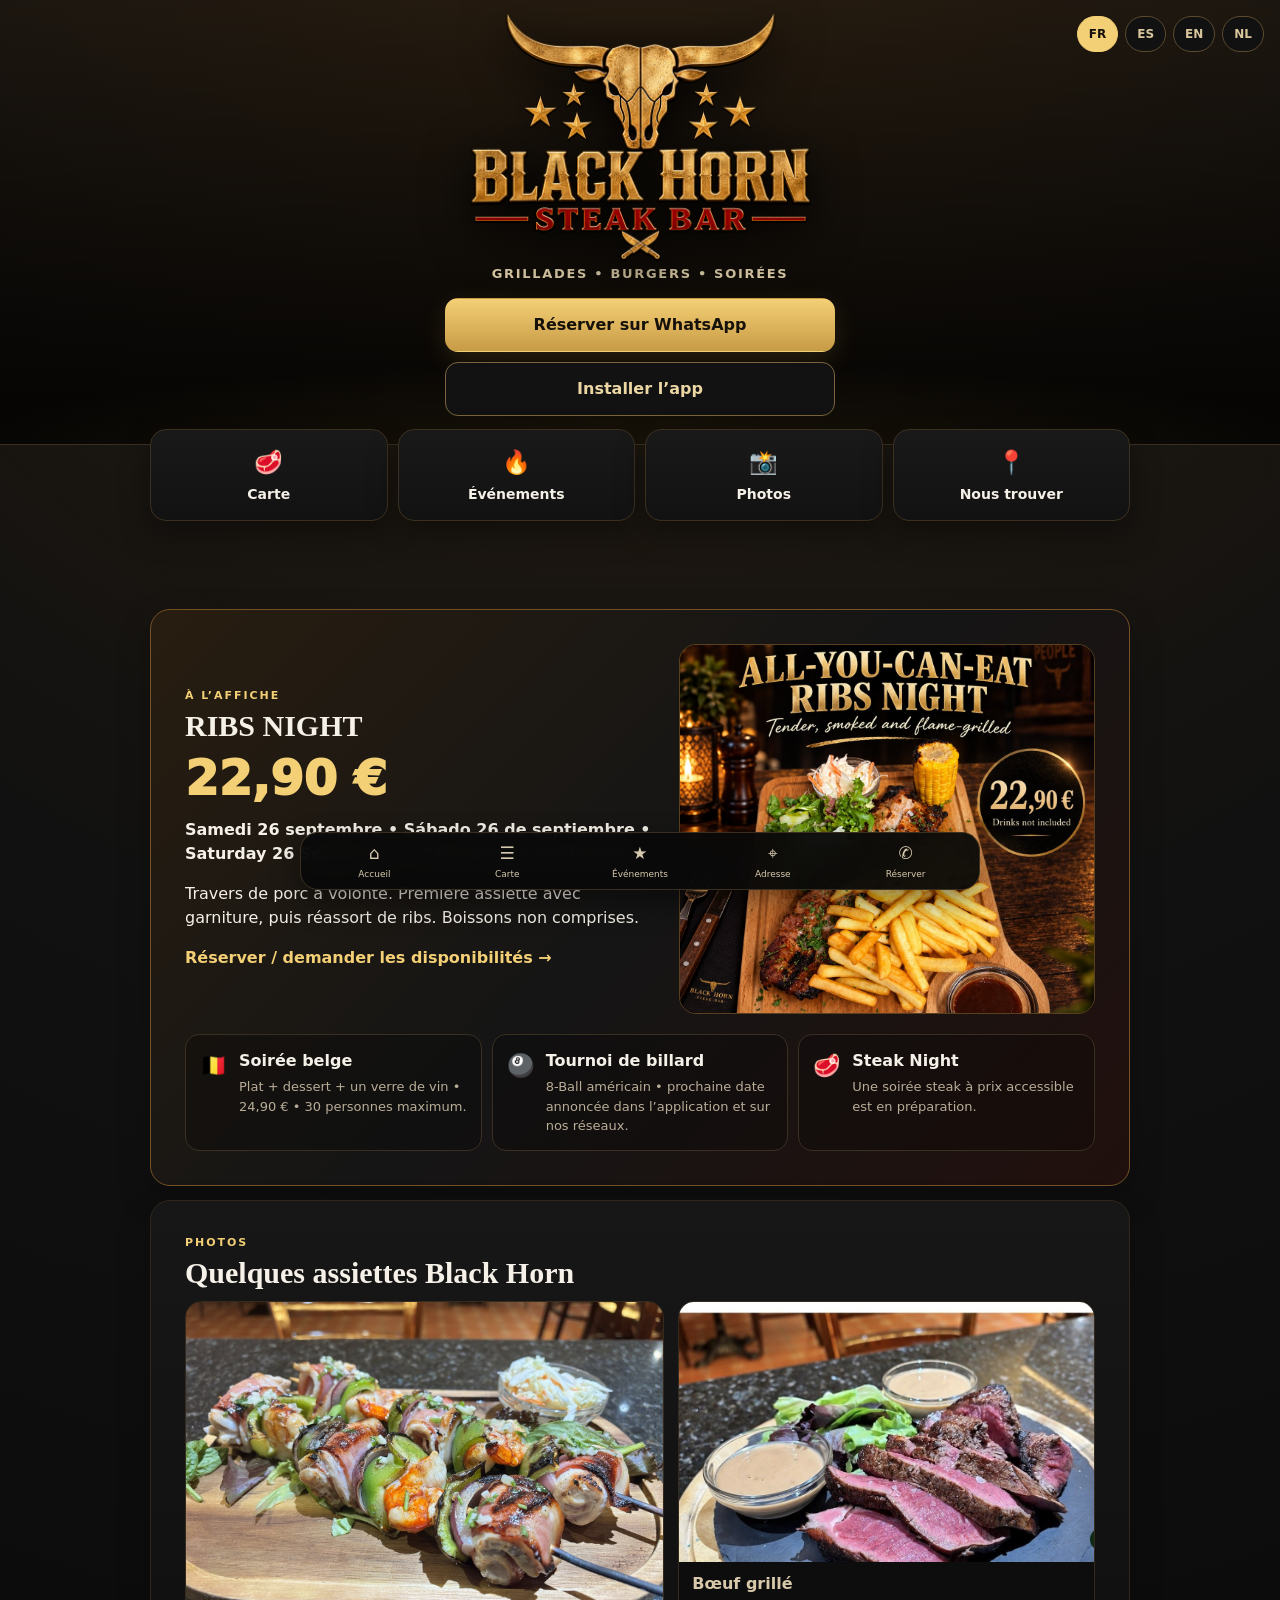
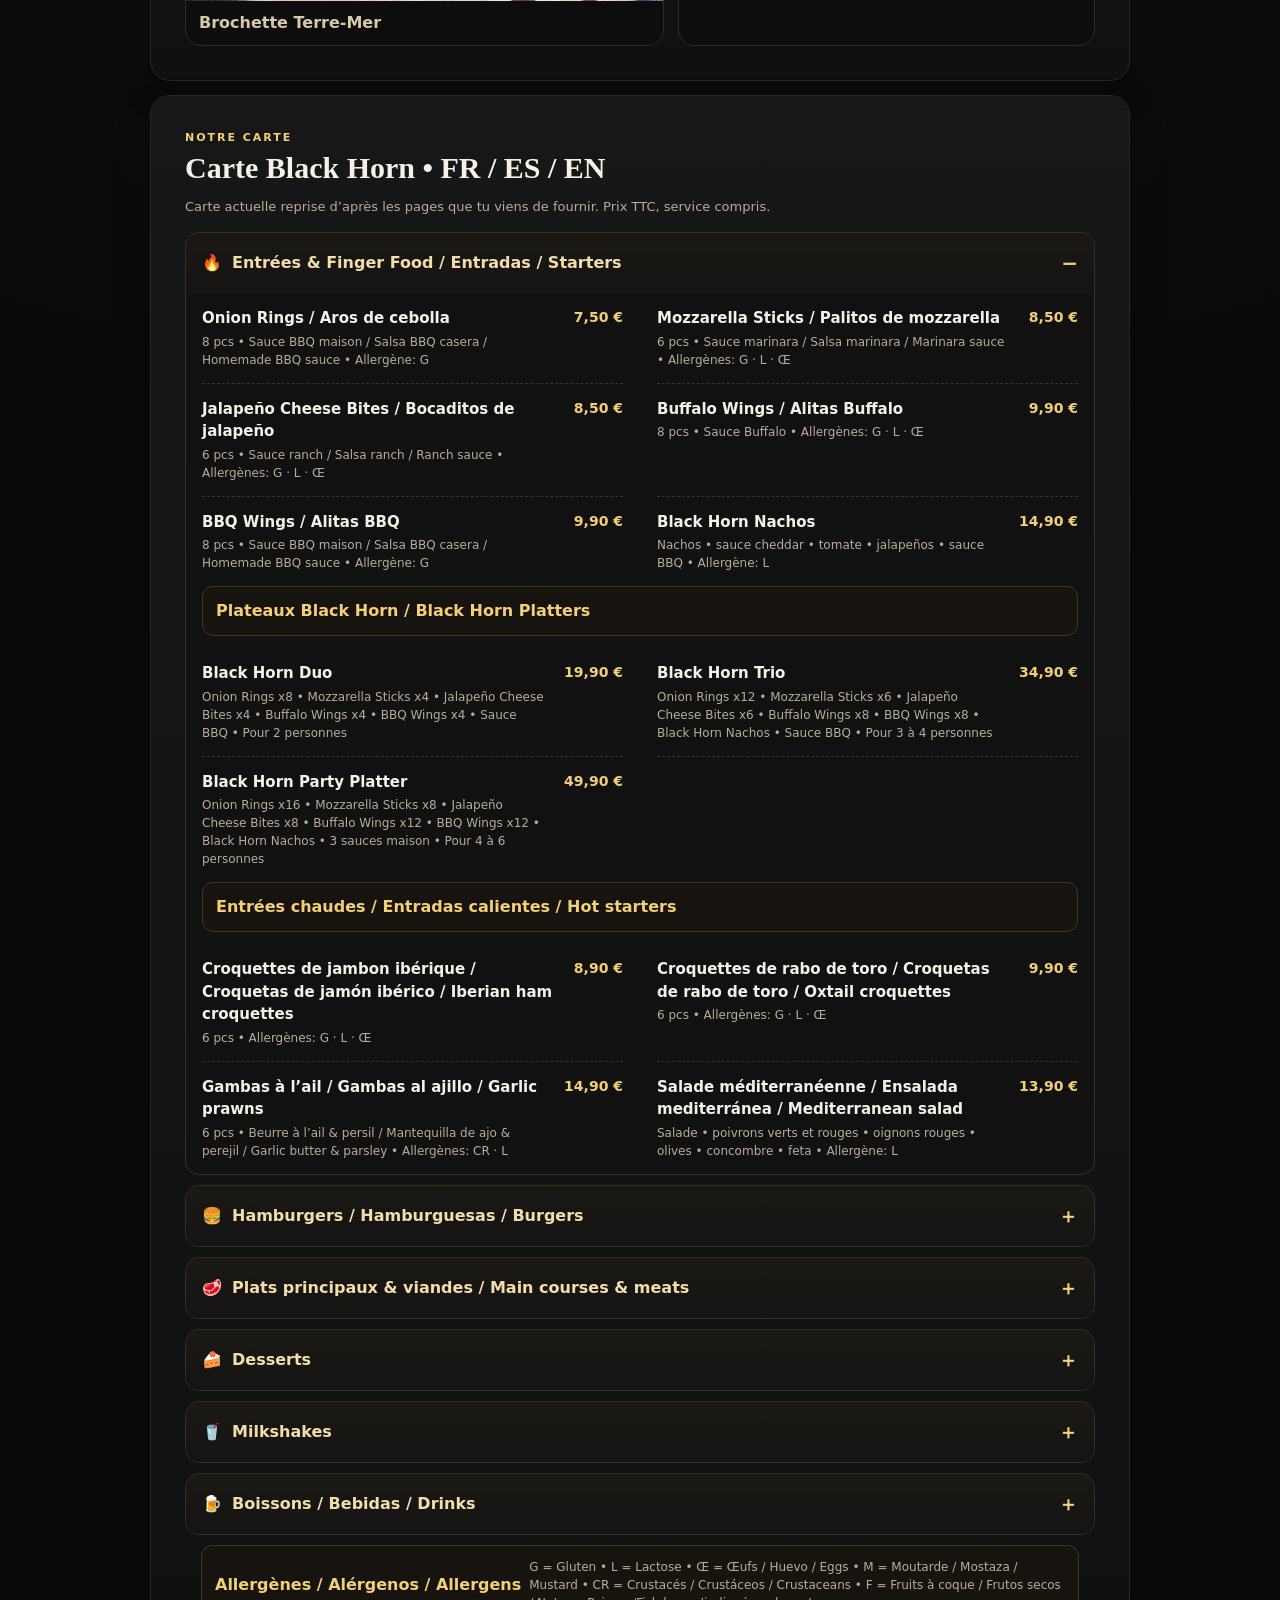
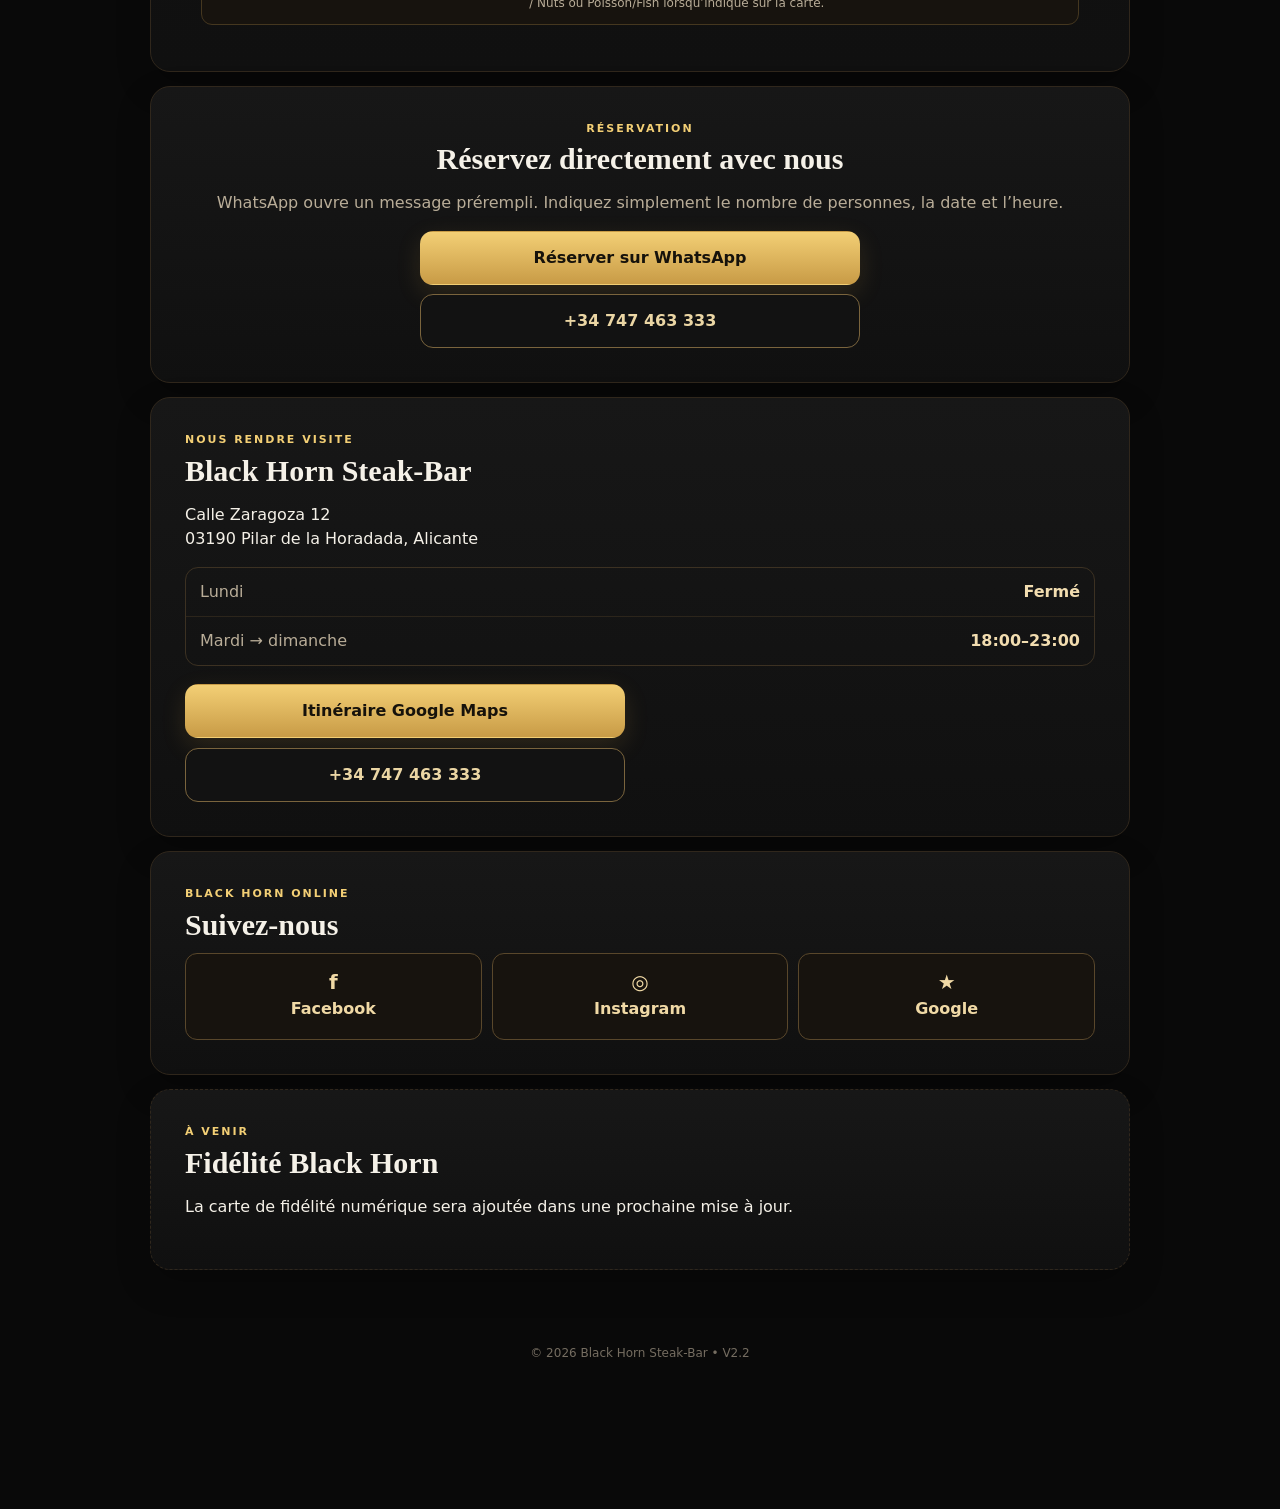
<file: index.html>
<!doctype html>
<html lang="fr">
<head>
  <meta charset="utf-8">
  <meta name="viewport" content="width=device-width,initial-scale=1,viewport-fit=cover">
  <meta name="theme-color" content="#111111">
  <meta name="apple-mobile-web-app-capable" content="yes">
  <meta name="apple-mobile-web-app-status-bar-style" content="black-translucent">
  <meta name="apple-mobile-web-app-title" content="Black Horn">
  <meta name="description" content="Black Horn Steak-Bar — carte, événements, réservation et itinéraire à Pilar de la Horadada.">
  <title>Black Horn Steak-Bar</title>
  <link rel="manifest" href="manifest-v22.webmanifest">
  <link rel="apple-touch-icon" href="icon-192-v22.png">
  <link rel="icon" href="icon-192-v22.png">
  <link rel="stylesheet" href="styles-v22.css">
</head>
<body>
  <header class="hero" id="home">
    <div class="topbar" aria-label="Langue">
      <button class="lang active" data-lang="fr">FR</button>
      <button class="lang" data-lang="es">ES</button>
      <button class="lang" data-lang="en">EN</button>
          <button class="lang" data-lang="nl">NL</button>
    </div>

    <img class="logo" src="black-horn-logo-v22.png" alt="Black Horn Steak-Bar">
    <p class="tagline" data-i18n="tagline">Grillades • Burgers • Soirées</p>

    <div class="hero-actions">
      <a class="btn btn-gold js-book" href="#" target="_blank" rel="noopener" data-i18n="book">Réserver sur WhatsApp</a>
      <button class="btn btn-outline" id="installBtn" data-i18n="install">Installer l’app</button>
    </div>
    <p class="install-hint" id="installedHint" hidden data-i18n="installed">Application installée sur cet appareil</p>
  </header>

  <main>
    <section class="quick-grid" aria-label="Accès rapides">
      <a class="quick-card" href="#menu"><span>🥩</span><strong data-i18n="menu">Carte</strong></a>
      <a class="quick-card" href="#events"><span>🔥</span><strong data-i18n="events">Événements</strong></a>
      <a class="quick-card" href="#photos"><span>📸</span><strong data-i18n="photos">Photos</strong></a>
      <a class="quick-card" href="#visit"><span>📍</span><strong data-i18n="find">Nous trouver</strong></a>
    </section>

    <section class="panel highlight" id="events">
      <div class="event-feature">
        <div class="event-copy">
          <p class="eyebrow" data-i18n="featured">À l’affiche</p>
          <h2>RIBS NIGHT</h2>
          <p class="big-price">22,90 €</p>
          <p class="event-date"><strong>Samedi 26 septembre • Sábado 26 de septiembre • Saturday 26 September • Zaterdag 26 september</strong></p>
          <p data-i18n="ribsText">Travers de porc à volonté. Première assiette avec garniture, puis réassort de ribs. Boissons non comprises.</p>
          <a class="text-link js-ribs" href="#" target="_blank" rel="noopener" data-i18n="ask">Réserver / demander les disponibilités →</a>
        </div>
        <img src="ribs-night-v22.jpg" alt="Visuel promotionnel Ribs Night Black Horn" loading="lazy">
      </div>

      <div class="event-grid">
        <article class="event-card">
          <span class="event-icon">🇧🇪</span>
          <div>
            <h3 data-i18n="belgianNight">Soirée belge</h3>
            <p data-i18n="belgianDesc">Plat + dessert + un verre de vin • 24,90 € • 30 personnes maximum.</p>
          </div>
        </article>
        <article class="event-card">
          <span class="event-icon">🎱</span>
          <div>
            <h3 data-i18n="poolNight">Tournoi de billard</h3>
            <p data-i18n="poolDesc">8-Ball américain • prochaine date annoncée dans l’application et sur nos réseaux.</p>
          </div>
        </article>
        <article class="event-card">
          <span class="event-icon">🥩</span>
          <div>
            <h3>Steak Night</h3>
            <p data-i18n="steakDesc">Une soirée steak à prix accessible est en préparation.</p>
          </div>
        </article>
      </div>
    </section>

    <section class="panel" id="photos">
      <p class="eyebrow" data-i18n="photos">Photos</p>
      <h2 data-i18n="photoTitle">Quelques assiettes Black Horn</h2>
      <div class="photo-strip">
        <figure>
          <img src="photo-brochette-v22.jpg" alt="Brochette Terre-Mer Black Horn" loading="lazy">
          <figcaption data-i18n="photoSkewer">Brochette Terre-Mer</figcaption>
        </figure>
        <figure>
          <img src="photo-steak-v22.jpg" alt="Bœuf grillé Black Horn" loading="lazy">
          <figcaption data-i18n="photoSteak">Bœuf grillé</figcaption>
        </figure>
      </div>
    </section>

    <section class="panel" id="menu">
      <p class="eyebrow" data-i18n="ourMenu">Notre carte</p>
      <h2>Carte Black Horn • FR / ES / EN</h2>
      <p class="menu-intro">Carte actuelle reprise d’après les pages que tu viens de fournir. Prix TTC, service compris.</p>

      <details class="menu-category" open>
        <summary><span>🔥</span><strong>Entrées & Finger Food / Entradas / Starters</strong></summary>
        <div class="menu-list">
          <article><div><h3>Onion Rings / Aros de cebolla</h3><p>8 pcs • Sauce BBQ maison / Salsa BBQ casera / Homemade BBQ sauce • Allergène: G</p></div><strong>7,50 €</strong></article>
          <article><div><h3>Mozzarella Sticks / Palitos de mozzarella</h3><p>6 pcs • Sauce marinara / Salsa marinara / Marinara sauce • Allergènes: G · L · Œ</p></div><strong>8,50 €</strong></article>
          <article><div><h3>Jalapeño Cheese Bites / Bocaditos de jalapeño</h3><p>6 pcs • Sauce ranch / Salsa ranch / Ranch sauce • Allergènes: G · L · Œ</p></div><strong>8,50 €</strong></article>
          <article><div><h3>Buffalo Wings / Alitas Buffalo</h3><p>8 pcs • Sauce Buffalo • Allergènes: G · L · Œ</p></div><strong>9,90 €</strong></article>
          <article><div><h3>BBQ Wings / Alitas BBQ</h3><p>8 pcs • Sauce BBQ maison / Salsa BBQ casera / Homemade BBQ sauce • Allergène: G</p></div><strong>9,90 €</strong></article>
          <article><div><h3>Black Horn Nachos</h3><p>Nachos • sauce cheddar • tomate • jalapeños • sauce BBQ • Allergène: L</p></div><strong>14,90 €</strong></article>
        </div>

        <div class="extras-box"><strong>Plateaux Black Horn / Black Horn Platters</strong></div>
        <div class="menu-list">
          <article><div><h3>Black Horn Duo</h3><p>Onion Rings x8 • Mozzarella Sticks x4 • Jalapeño Cheese Bites x4 • Buffalo Wings x4 • BBQ Wings x4 • Sauce BBQ • Pour 2 personnes</p></div><strong>19,90 €</strong></article>
          <article><div><h3>Black Horn Trio</h3><p>Onion Rings x12 • Mozzarella Sticks x6 • Jalapeño Cheese Bites x6 • Buffalo Wings x8 • BBQ Wings x8 • Black Horn Nachos • Sauce BBQ • Pour 3 à 4 personnes</p></div><strong>34,90 €</strong></article>
          <article><div><h3>Black Horn Party Platter</h3><p>Onion Rings x16 • Mozzarella Sticks x8 • Jalapeño Cheese Bites x8 • Buffalo Wings x12 • BBQ Wings x12 • Black Horn Nachos • 3 sauces maison • Pour 4 à 6 personnes</p></div><strong>49,90 €</strong></article>
        </div>

        <div class="extras-box"><strong>Entrées chaudes / Entradas calientes / Hot starters</strong></div>
        <div class="menu-list">
          <article><div><h3>Croquettes de jambon ibérique / Croquetas de jamón ibérico / Iberian ham croquettes</h3><p>6 pcs • Allergènes: G · L · Œ</p></div><strong>8,90 €</strong></article>
          <article><div><h3>Croquettes de rabo de toro / Croquetas de rabo de toro / Oxtail croquettes</h3><p>6 pcs • Allergènes: G · L · Œ</p></div><strong>9,90 €</strong></article>
          <article><div><h3>Gambas à l’ail / Gambas al ajillo / Garlic prawns</h3><p>6 pcs • Beurre à l’ail & persil / Mantequilla de ajo & perejil / Garlic butter & parsley • Allergènes: CR · L</p></div><strong>14,90 €</strong></article>
          <article><div><h3>Salade méditerranéenne / Ensalada mediterránea / Mediterranean salad</h3><p>Salade • poivrons verts et rouges • oignons rouges • olives • concombre • feta • Allergène: L</p></div><strong>13,90 €</strong></article>
        </div>
      </details>

      <details class="menu-category">
        <summary><span>🍔</span><strong>Hamburgers / Hamburguesas / Burgers</strong></summary>
        <div class="extras-box"><strong>Tous nos hamburgers sont servis avec des frites.</strong><span>Todas nuestras hamburguesas se sirven con patatas fritas. / All our burgers are served with French fries.</span></div>
        <div class="menu-list">
          <article><div><h3>Bacon Cheeseburger</h3><p>Steak Black Angus 200 g • cheddar • bacon croustillant • salade • sauce Burger / 200 g Black Angus beef patty • cheddar • crispy bacon • lettuce • Burger sauce • G · L · Œ · M</p></div><strong>16,90 €</strong></article>
          <article><div><h3>Texas Chicken Burger</h3><p>Poulet croustillant • cheddar • bacon • oignons frits • salade • sauce Texas / Crispy chicken • cheddar • bacon • crispy onions • lettuce • Texas sauce • G · L · Œ · M</p></div><strong>17,90 €</strong></article>
          <article><div><h3>King Burger</h3><p>Steak Black Angus 200 g • rösti • cheddar • œuf • oignons frits • salade • sauce BBQ / 200 g Black Angus beef patty • potato rösti • cheddar • egg • crispy onions • lettuce • BBQ sauce • G · L · Œ · M</p></div><strong>18,90 €</strong></article>
          <article><div><h3>Mexican Burger</h3><p>Steak Black Angus 200 g • Pepper Jack • guacamole • jalapeños • oignons rouges • salade • sauce Sriracha / G · L · Œ · M</p></div><strong>17,90 €</strong></article>
          <article><div><h3>Jack Burger</h3><p>Steak Black Angus 200 g • cheddar • bacon • oignons rouges • salade • sauce Jack Daniel’s BBQ / G · L · Œ · M</p></div><strong>18,90 €</strong></article>
          <article><div><h3>Black Horn Burger</h3><p>Steak Black Angus 200 g • emmental • rösti • oignons frits • salade • sauce Black Horn / G · L · Œ · M</p></div><strong>18,90 €</strong></article>
        </div>

        <div class="extras-box"><strong>Suppléments / Extras</strong></div>
        <div class="menu-list">
          <article><div><h3>Steak Black Angus 200 g</h3></div><strong>+ 5,90 €</strong></article>
          <article><div><h3>Bacon</h3></div><strong>+ 1,50 €</strong></article>
          <article><div><h3>Cheddar</h3></div><strong>+ 1,50 €</strong></article>
          <article><div><h3>Emmental</h3></div><strong>+ 1,50 €</strong></article>
          <article><div><h3>Œuf / Huevo / Egg</h3></div><strong>+ 1,50 €</strong></article>
          <article><div><h3>Jalapeños</h3></div><strong>+ 1,00 €</strong></article>
          <article><div><h3>Oignons frits / Cebolla frita / Crispy onions</h3></div><strong>+ 1,00 €</strong></article>
          <article><div><h3>Sauce maison / Salsa casera / Homemade sauce</h3></div><strong>+ 2,50 €</strong></article>
        </div>
      </details>

      <details class="menu-category">
        <summary><span>🥩</span><strong>Plats principaux & viandes / Main courses & meats</strong></summary>
        <div class="extras-box"><strong>Accompagnement au choix</strong><span>Frites / Patatas fritas / French fries • Pomme de terre au four beurre à l’ail / Patata al horno con mantequilla de ajo / Baked potato with garlic butter • Potato Wedges</span></div>
        <div class="menu-list">
          <article><div><h3>Filet pur / Solomillo / Tenderloin</h3><p>± 300 g • Grillé à la flamme / A la parrilla / Flame grilled</p></div><strong>27,90 €</strong></article>
          <article><div><h3>Surf & Turf</h3><p>Filet pur ± 200 g • gambas • grillé à la flamme</p></div><strong>29,90 €</strong></article>
          <article><div><h3>Entrecôte / Entrecot / Ribeye steak</h3><p>300 g • grillée à la flamme</p></div><strong>24,90 €</strong></article>
          <article><div><h3>Presa Duroc fumée / Presa Duroc ahumada / Smoked Duroc pork presa</h3><p>300 g • grillée à la flamme</p></div><strong>24,90 €</strong></article>
          <article><div><h3>Picanha Black Angus</h3><p>300 g • grillée à la flamme</p></div><strong>24,90 €</strong></article>
          <article><div><h3>Côte de bœuf / Chuletón de buey / Rib steak</h3><p>500–600 g • grillée à la flamme</p></div><strong>34,90 €</strong></article>
          <article><div><h3>T-Bone Steak / Chuletón T-Bone</h3><p>500–600 g • grillée à la flamme</p></div><strong>39,90 €</strong></article>
          <article><div><h3>Brochette mixte Black Horn / Brocheta mixta / Mixed skewer</h3><p>Picanha • Presa Duroc • légumes / verduras / vegetables</p></div><strong>23,90 €</strong></article>
          <article><div><h3>Brochette Terre-Mer / Brocheta Mar y Tierra / Surf & Turf skewer</h3><p>Poulet enrobé de bacon • poivrons • gambas / Chicken wrapped in bacon • peppers • prawns</p></div><strong>19,90 €</strong></article>
          <article><div><h3>Brochettes de gambas / Brocheta de gambas / Prawn skewers</h3><p>8 pièces / 8 piezas / 8 pieces</p></div><strong>22,90 €</strong></article>
          <article><div><h3>Travers de porc / Costillas de cerdo / Pork ribs</h3><p>600 g • marinés BBQ • grillés à la flamme</p></div><strong>19,90 €</strong></article>
          <article><div><h3>Fish & Chips / Pescado rebozado</h3><p>Poisson frit • frites • sauce tartare / Fried fish • fries • tartar sauce • Allergènes: G · F</p></div><strong>18,90 €</strong></article>
        </div>
        <div class="extras-box"><strong>Sauces maison / Salsas caseras / Homemade sauces</strong><span>Poivre • Champignons • BBQ • Roquefort</span><b>2,50 €</b></div>
      </details>

      <details class="menu-category">
        <summary><span>🍰</span><strong>Desserts</strong></summary>
        <div class="menu-list">
          <article><div><h3>New York Cheesecake</h3><p>Cheesecake crémeux, coulis de fruits rouges / Creamy New York cheesecake with red berry coulis • G · L · Œ</p></div><strong>6,90 €</strong></article>
          <article><div><h3>Brownie au chocolat</h3><p>Servi tiède avec une boule de glace vanille / Warm chocolate brownie served with one scoop of vanilla ice cream • G · L · Œ</p></div><strong>7,50 €</strong></article>
          <article><div><h3>Apple Pie américaine</h3><p>Tarte aux pommes servie tiède avec une boule de glace vanille / Traditional American apple pie served warm with vanilla ice cream • G · L · Œ</p></div><strong>6,90 €</strong></article>
          <article><div><h3>Dame Blanche</h3><p>Trois boules de glace vanille, chocolat chaud et chantilly / Three scoops of vanilla ice cream with hot chocolate sauce and whipped cream • L · Œ</p></div><strong>6,90 €</strong></article>
          <article><div><h3>Coupe Brésilienne</h3><p>Trois boules de glace vanille, sauce caramel, éclats de noisettes et chantilly / Three scoops of vanilla ice cream with caramel sauce, hazelnuts and whipped cream • L · F</p></div><strong>7,50 €</strong></article>
          <article><div><h3>Coulant au chocolat</h3><p>Servi tiède avec un cœur fondant / Warm chocolate lava cake with a melting centre • G · L · Œ</p></div><strong>7,50 €</strong></article>
        </div>
      </details>

      <details class="menu-category">
        <summary><span>🥤</span><strong>Milkshakes</strong></summary>
        <div class="menu-list">
          <article><div><h3>Vanille</h3><p>Glace vanille • lait • chantilly / Vanilla ice cream • milk • whipped cream • L</p></div><strong>5,90 €</strong></article>
          <article><div><h3>Chocolat</h3><p>Glace chocolat • lait • chantilly / Chocolate ice cream • milk • whipped cream • L</p></div><strong>5,90 €</strong></article>
          <article><div><h3>Fraise</h3><p>Glace fraise • lait • chantilly / Strawberry ice cream • milk • whipped cream • L</p></div><strong>5,90 €</strong></article>
          <article><div><h3>Spéculoos</h3><p>Glace spéculoos • lait • chantilly / Speculoos ice cream • milk • whipped cream • G · L</p></div><strong>7,90 €</strong></article>
          <article><div><h3>Memphis Milkshake</h3><p>Glace vanille • crème Lotus Biscoff • morceaux de biscuits Lotus • Amaretto • chantilly / G · L</p></div><strong>7,90 €</strong></article>
          <article><div><h3>Black Horn Milkshake</h3><p>Glace vanille • brownie • noix de pécan caramélisées • Jack Daniel’s • chantilly / G · L · Œ · F</p></div><strong>7,90 €</strong></article>
        </div>
      </details>

      <details class="menu-category">
        <summary><span>🍺</span><strong>Boissons / Bebidas / Drinks</strong></summary>

        <div class="extras-box"><strong>Bières / Cervezas / Beers</strong></div>
        <div class="menu-list">
          <article><div><h3>Mahou Clásica Caña</h3><p>25 cl • pression</p></div><strong>2,80 €</strong></article>
          <article><div><h3>Mahou Clásica Grande</h3><p>50 cl • pression</p></div><strong>4,50 €</strong></article>
          <article><div><h3>Mahou IPA</h3></div><strong>4,20 €</strong></article>
          <article><div><h3>Mahou 0,0</h3></div><strong>3,50 €</strong></article>
          <article><div><h3>Budweiser</h3></div><strong>3,90 €</strong></article>
          <article><div><h3>Corona Extra</h3></div><strong>4,50 €</strong></article>
          <article><div><h3>Leffe Blonde</h3></div><strong>5,20 €</strong></article>
        </div>

        <div class="extras-box"><strong>Vins de la maison / House wines</strong></div>
        <div class="menu-list">
          <article><div><h3>Rouge / Tinto / Red</h3><p>Verre / Copa / Glass</p></div><strong>2,80 €</strong></article>
          <article><div><h3>Rouge / Tinto / Red</h3><p>Bouteille / Botella / Bottle</p></div><strong>12,00 €</strong></article>
          <article><div><h3>Rosé / Rosado / Rosé</h3><p>Verre / Copa / Glass</p></div><strong>2,80 €</strong></article>
          <article><div><h3>Rosé / Rosado / Rosé</h3><p>Bouteille / Botella / Bottle</p></div><strong>12,00 €</strong></article>
          <article><div><h3>Blanc / Blanco / White</h3><p>Verre / Copa / Glass</p></div><strong>2,80 €</strong></article>
          <article><div><h3>Blanc / Blanco / White</h3><p>Bouteille / Botella / Bottle</p></div><strong>12,00 €</strong></article>
          <article><div><h3>Tinto de Verano</h3></div><strong>4,00 €</strong></article>
        </div>

        <div class="extras-box"><strong>Cocktails</strong></div>
        <div class="menu-list">
          <article><div><h3>Sex on the Beach</h3></div><strong>8,50 €</strong></article>
          <article><div><h3>Tequila Sunrise</h3></div><strong>8,50 €</strong></article>
          <article><div><h3>Mai Tai</h3></div><strong>8,50 €</strong></article>
        </div>

        <div class="extras-box"><strong>Apéritifs & Mixed Drinks</strong></div>
        <div class="menu-list">
          <article><div><h3>Campari</h3></div><strong>6,00 €</strong></article>
          <article><div><h3>Campari Orange</h3></div><strong>7,50 €</strong></article>
          <article><div><h3>Pisang Orange</h3></div><strong>7,50 €</strong></article>
          <article><div><h3>Pisang Ananas</h3></div><strong>7,50 €</strong></article>
          <article><div><h3>Passoa Orange</h3></div><strong>7,50 €</strong></article>
          <article><div><h3>Passoa Ananas</h3></div><strong>7,50 €</strong></article>
          <article><div><h3>Cuba Libre</h3></div><strong>8,50 €</strong></article>
          <article><div><h3>Whisky Coca</h3></div><strong>8,50 €</strong></article>
          <article><div><h3>Santo Libre</h3></div><strong>8,50 €</strong></article>
          <article><div><h3>Red Neck</h3></div><strong>9,00 €</strong></article>
        </div>

        <div class="extras-box"><strong>Boissons sans alcool / Non-alcoholic drinks</strong></div>
        <div class="menu-list">
          <article><div><h3>Softs</h3><p>Coca-Cola • Coca-Cola Zero • Fanta Orange • Fanta Citron • Sprite • Dr Pepper • Nestea Citron • Tonic Water</p></div><strong>2,80 €</strong></article>
          <article><div><h3>Jus de fruits</h3><p>Orange • Ananas • Pomme • Pêche</p></div><strong>3,00 €</strong></article>
          <article><div><h3>Eau plate 50 cl</h3></div><strong>2,20 €</strong></article>
          <article><div><h3>Eau plate 1 L</h3></div><strong>3,50 €</strong></article>
          <article><div><h3>Eau gazeuse 33 cl</h3></div><strong>2,50 €</strong></article>
          <article><div><h3>Eau gazeuse 75 cl</h3></div><strong>3,80 €</strong></article>
          <article><div><h3>Red Bull</h3></div><strong>3,80 €</strong></article>
          <article><div><h3>Red Bull Sugarfree</h3></div><strong>3,80 €</strong></article>
        </div>

        <div class="extras-box"><strong>Cafés / Coffees</strong></div>
        <div class="menu-list">
          <article><div><h3>Solo (Espresso)</h3></div><strong>1,80 €</strong></article>
          <article><div><h3>Cortado</h3></div><strong>1,90 €</strong></article>
          <article><div><h3>Café con Leche</h3></div><strong>2,20 €</strong></article>
          <article><div><h3>Americano</h3></div><strong>2,20 €</strong></article>
          <article><div><h3>Bombón</h3></div><strong>2,20 €</strong></article>
          <article><div><h3>Carajillo</h3></div><strong>3,50 €</strong></article>
          <article><div><h3>Café Amaretto</h3></div><strong>7,50 €</strong></article>
          <article><div><h3>Café Baileys</h3></div><strong>7,50 €</strong></article>
          <article><div><h3>Irish Coffee</h3></div><strong>7,50 €</strong></article>
        </div>

        <div class="extras-box"><strong>Thés & infusions / Teas & infusions</strong></div>
        <div class="menu-list">
          <article><div><h3>English Breakfast</h3></div><strong>2,20 €</strong></article>
          <article><div><h3>Thé Vert</h3></div><strong>2,20 €</strong></article>
          <article><div><h3>Menthe</h3></div><strong>2,20 €</strong></article>
          <article><div><h3>Fruits Rouges</h3></div><strong>2,20 €</strong></article>
        </div>

        <div class="extras-box"><strong>Whiskies (4 cl)</strong></div>
        <div class="menu-list">
          <article><div><h3>Ballantine's Finest</h3></div><strong>6,50 €</strong></article>
          <article><div><h3>Jack Daniel's Old No. 7</h3></div><strong>7,50 €</strong></article>
          <article><div><h3>Jack Daniel's Honey</h3></div><strong>7,50 €</strong></article>
          <article><div><h3>Jack Daniel's Apple</h3></div><strong>7,50 €</strong></article>
          <article><div><h3>Fireball Cinnamon Whisky</h3></div><strong>6,50 €</strong></article>
        </div>

        <div class="extras-box"><strong>Rhum / Ron / Rum (4 cl)</strong></div>
        <div class="menu-list">
          <article><div><h3>Havana Club 7 Años</h3></div><strong>8,00 €</strong></article>
          <article><div><h3>Bacardi</h3></div><strong>5,50 €</strong></article>
          <article><div><h3>Barceló Imperial</h3></div><strong>7,00 €</strong></article>
        </div>

        <div class="extras-box"><strong>Gin (4 cl)</strong></div>
        <div class="menu-list">
          <article><div><h3>Bombay Sapphire</h3></div><strong>7,50 €</strong></article>
          <article><div><h3>Larios</h3></div><strong>5,50 €</strong></article>
          <article><div><h3>Larios Rosé</h3></div><strong>5,50 €</strong></article>
        </div>

        <div class="extras-box"><strong>Vodka (4 cl)</strong></div>
        <div class="menu-list">
          <article><div><h3>Absolut Vodka</h3></div><strong>6,50 €</strong></article>
        </div>

        <div class="extras-box"><strong>Digestifs / Digestivos</strong></div>
        <div class="menu-list">
          <article><div><h3>Baileys</h3></div><strong>6,50 €</strong></article>
          <article><div><h3>Disaronno Amaretto</h3></div><strong>6,50 €</strong></article>
          <article><div><h3>Limoncello</h3></div><strong>6,00 €</strong></article>
          <article><div><h3>Hierbas</h3></div><strong>6,00 €</strong></article>
          <article><div><h3>Jägermeister</h3></div><strong>6,50 €</strong></article>
          <article><div><h3>Licor 43</h3></div><strong>5,00 €</strong></article>
          <article><div><h3>Brandy</h3></div><strong>5,00 €</strong></article>
          <article><div><h3>Cointreau</h3></div><strong>5,00 €</strong></article>
        </div>
      </details>

      <div class="extras-box">
        <strong>Allergènes / Alérgenos / Allergens</strong>
        <span>G = Gluten • L = Lactose • Œ = Œufs / Huevo / Eggs • M = Moutarde / Mostaza / Mustard • CR = Crustacés / Crustáceos / Crustaceans • F = Fruits à coque / Frutos secos / Nuts ou Poisson/Fish lorsqu’indiqué sur la carte.</span>
      </div>
    </section>


    <section class="panel booking-panel" id="booking">
      <p class="eyebrow" data-i18n="bookingTitle">Réservation</p>
      <h2 data-i18n="bookingHeadline">Réservez directement avec nous</h2>
      <p data-i18n="bookingText">WhatsApp ouvre un message prérempli. Indiquez simplement le nombre de personnes, la date et l’heure.</p>
      <a class="btn btn-gold js-book" href="#" target="_blank" rel="noopener" data-i18n="book">Réserver sur WhatsApp</a>
      <a class="btn btn-outline" href="tel:+34747463333">+34 747 463 333</a>
    </section>

    <section class="panel" id="visit">
      <p class="eyebrow" data-i18n="visit">Nous rendre visite</p>
      <h2>Black Horn Steak-Bar</h2>
      <p>Calle Zaragoza 12<br>03190 Pilar de la Horadada, Alicante</p>
      <div class="hours-card">
        <div><span data-i18n="monday">Lundi</span><strong data-i18n="closed">Fermé</strong></div>
        <div><span data-i18n="tueSun">Mardi → dimanche</span><strong>18:00–23:00</strong></div>
      </div>
      <div class="stack-actions">
        <a class="btn btn-gold" href="https://maps.app.goo.gl/LjgLt8MfumfdYNus9?g_st=ic" target="_blank" rel="noopener" data-i18n="route">Itinéraire Google Maps</a>
        <a class="btn btn-outline" href="tel:+34747463333">+34 747 463 333</a>
      </div>
    </section>

    <section class="panel" id="social">
      <p class="eyebrow">Black Horn Online</p>
      <h2 data-i18n="socialTitle">Suivez-nous</h2>
      <div class="social-grid">
        <a href="https://www.facebook.com/61590589595842/" target="_blank" rel="noopener"><span>f</span>Facebook</a>
        <a href="https://www.instagram.com/blackhornsteakbar/" target="_blank" rel="noopener"><span>◎</span>Instagram</a>
        <a href="https://maps.app.goo.gl/LjgLt8MfumfdYNus9?g_st=ic" target="_blank" rel="noopener"><span>★</span>Google</a>
      </div>
    </section>

    <section class="panel loyalty">
      <p class="eyebrow" data-i18n="coming">À venir</p>
      <h2 data-i18n="loyalty">Fidélité Black Horn</h2>
      <p data-i18n="loyaltyText">La carte de fidélité numérique sera ajoutée dans une prochaine mise à jour.</p>
    </section>
  </main>

  <nav class="bottom-nav" aria-label="Navigation principale">
    <a href="#home">⌂<span data-i18n="home">Accueil</span></a>
    <a href="#menu">☰<span data-i18n="menu">Carte</span></a>
    <a href="#events">★<span data-i18n="events">Événements</span></a>
    <a href="#visit">⌖<span data-i18n="findShort">Adresse</span></a>
    <a class="js-book" href="#" target="_blank" rel="noopener">✆<span data-i18n="bookShort">Réserver</span></a>
  </nav>

  <footer>© <span id="year"></span> Black Horn Steak-Bar • V2.2</footer>
  <script src="app-v22.js"></script>
</body>
</html>
</file>
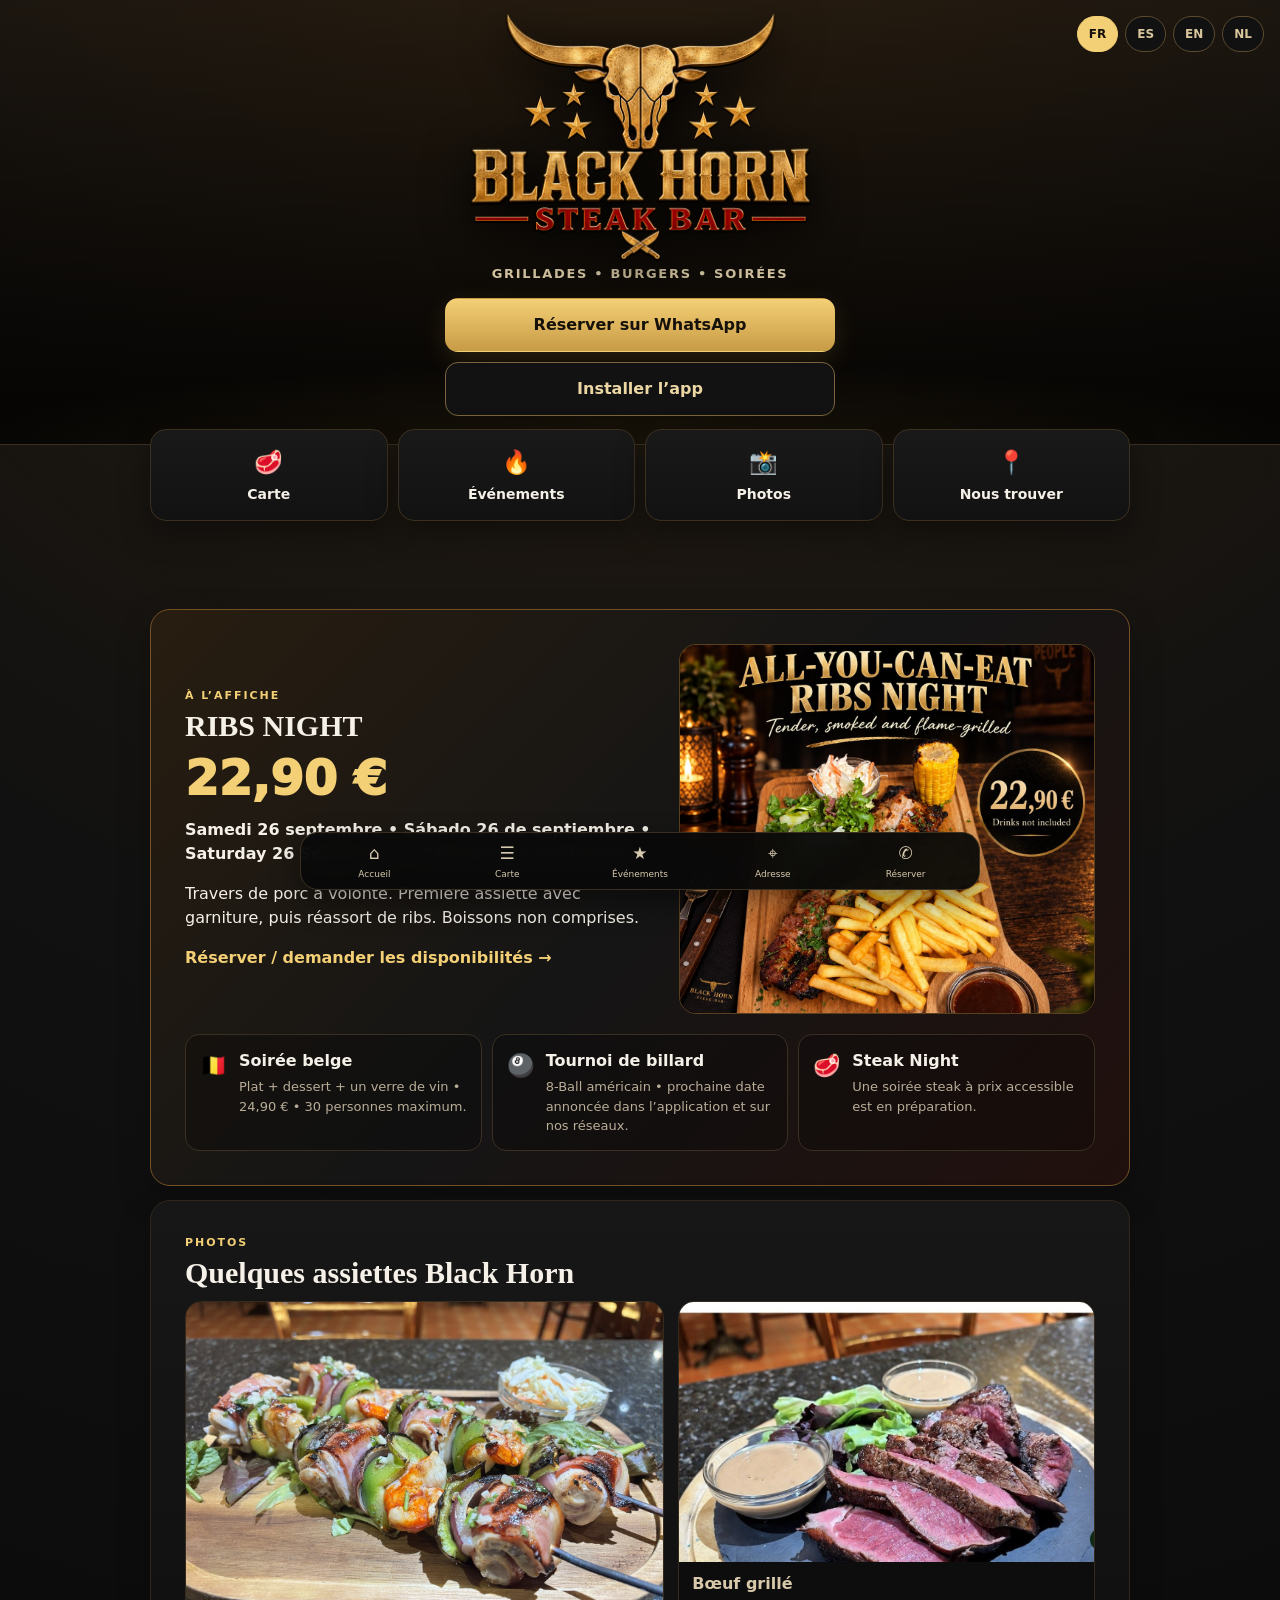
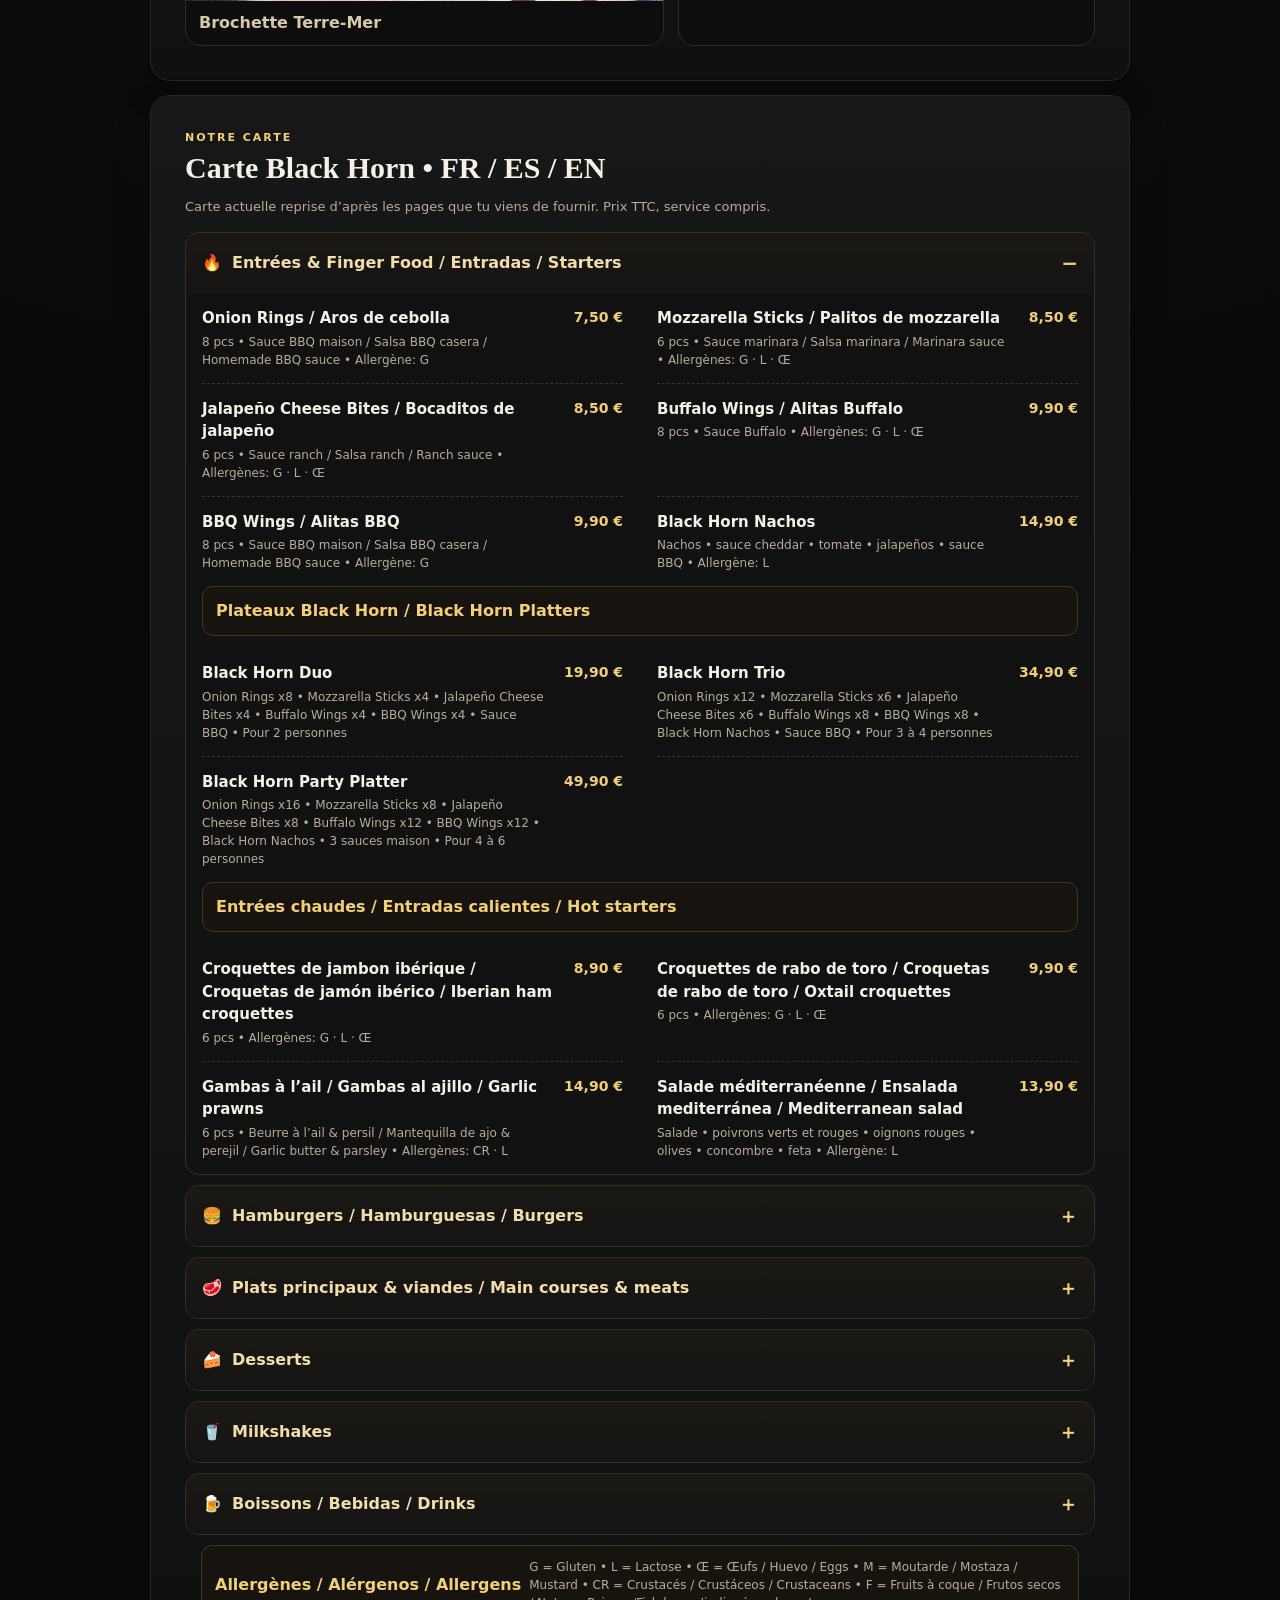
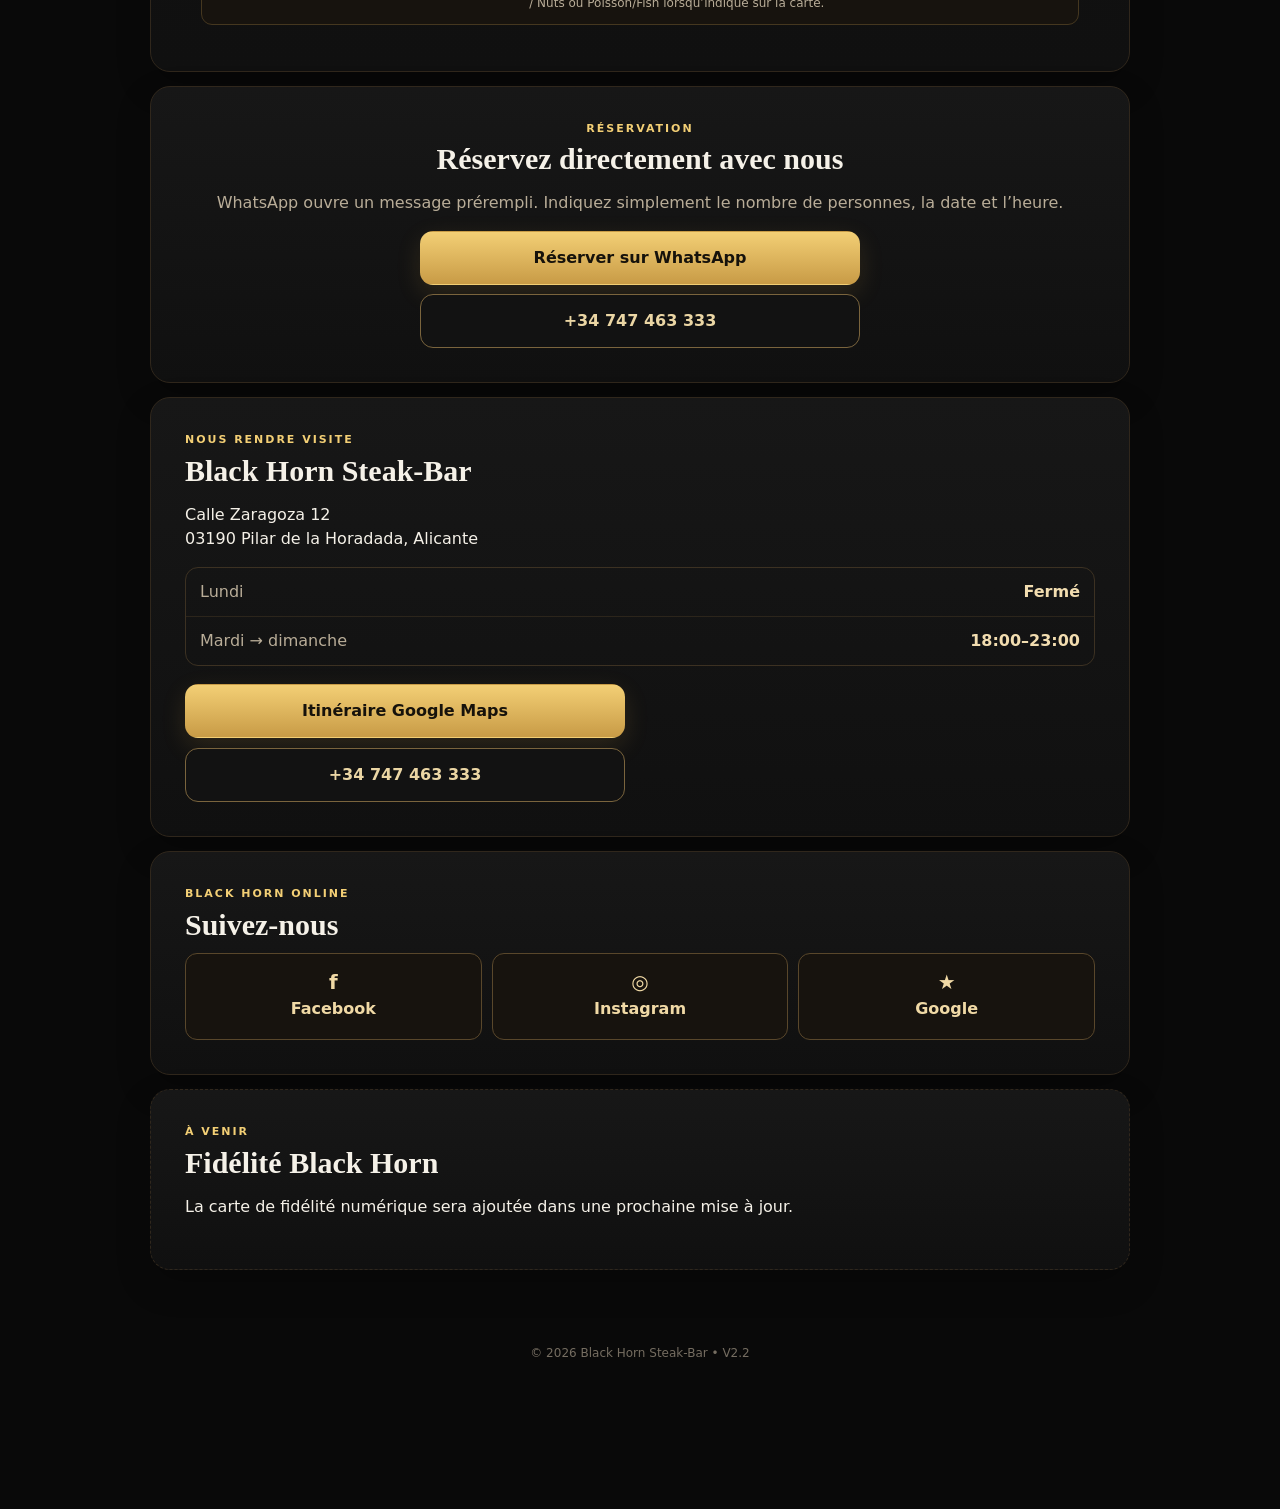
<file: reset.html>
<!doctype html>
<html lang="fr">
<head>
<meta charset="utf-8">
<meta name="viewport" content="width=device-width,initial-scale=1">
<title>Mise à jour Black Horn</title>
<style>
body{margin:0;background:#0b0b0b;color:#f4e7c1;font-family:system-ui,-apple-system,sans-serif;
display:grid;place-items:center;min-height:100vh;text-align:center;padding:24px}
.card{max-width:520px;border:1px solid #6c542d;border-radius:18px;padding:28px;background:#15120e}
h1{margin-top:0;color:#f0c867} p{color:#d2c5aa}.spin{font-size:34px}
</style>
</head>
<body>
<div class="card">
<div class="spin">⟳</div>
<h1>Mise à jour Black Horn</h1>
<p>Nettoyage de l’ancienne version…</p>
</div>
<script>
(async()=>{
  try{
    if('serviceWorker' in navigator){
      const regs=await navigator.serviceWorker.getRegistrations();
      await Promise.all(regs.map(r=>r.unregister()));
    }
    if('caches' in window){
      const keys=await caches.keys();
      await Promise.all(keys.map(k=>caches.delete(k)));
    }
  }catch(e){}
  setTimeout(()=>location.replace('./index.html?v=22'),700);
})();
</script>
</body>
</html>
</file>
<file: styles-v22.css>
:root{
  --bg:#090909;--panel:#141414;--panel2:#1d1912;--text:#f5f1e8;--muted:#b9ad98;
  --gold:#c89b46;--gold2:#f3cf75;--line:#3b3020;--red:#9d2d23;--soft:#211a11;
}
*{box-sizing:border-box}
html{scroll-behavior:smooth;scroll-padding-bottom:130px}
body{
  margin:0;
  color:var(--text);
  background:
    radial-gradient(circle at 50% -5%,#2b1e0f 0,#111 25%,#090909 48%),
    #090909;
  font-family:Inter,system-ui,-apple-system,BlinkMacSystemFont,"Segoe UI",sans-serif;
  line-height:1.5;
  padding-bottom:calc(125px + env(safe-area-inset-bottom));
}
a{color:inherit;text-decoration:none}
button{font:inherit}
img{max-width:100%;display:block}
[hidden]{display:none!important}

.hero{
  min-height:540px;
  padding:18px 20px 38px;
  display:flex;flex-direction:column;align-items:center;justify-content:center;text-align:center;
  border-bottom:1px solid var(--line);
  background:linear-gradient(rgba(0,0,0,.02),rgba(0,0,0,.84));
  position:relative;
  overflow:hidden;
}
.hero:after{
  content:"";position:absolute;inset:auto -15% -140px;height:230px;
  background:radial-gradient(ellipse at center,rgba(200,155,70,.13),transparent 65%);
  pointer-events:none;
}
.topbar{position:absolute;top:max(16px,env(safe-area-inset-top));right:16px;display:flex;gap:7px;z-index:4}
.lang{border:1px solid #5c4b2f;background:#111;color:#d8c59c;border-radius:999px;padding:8px 11px;font-size:12px;font-weight:800}
.lang.active{background:var(--gold2);color:#15110a;border-color:var(--gold2)}
.logo{width:min(90vw,470px);max-height:340px;object-fit:contain;filter:drop-shadow(0 12px 24px #000);position:relative;z-index:2}
.tagline{letter-spacing:.13em;text-transform:uppercase;color:#d7c7a4;font-size:13px;margin:2px 0 22px;font-weight:700}
.hero-actions,.stack-actions{display:grid;gap:10px;width:min(100%,440px);position:relative;z-index:2}
.btn{display:block;border-radius:13px;padding:14px 18px;font-weight:900;text-align:center;border:1px solid transparent;cursor:pointer}
.btn-gold{background:linear-gradient(180deg,var(--gold2),var(--gold));color:#16120b;box-shadow:0 8px 24px rgba(200,155,70,.16)}
.btn-outline{border-color:#7a643d;background:#121212;color:#ebd6a4}
.install-hint{font-size:12px;color:#9c8e76;margin:10px 0 0}

main{padding-bottom:38px}
.quick-grid{width:min(1120px,calc(100% - 26px));margin:-24px auto 20px;display:grid;grid-template-columns:repeat(4,1fr);gap:10px;position:relative;z-index:5}
.quick-card{background:linear-gradient(180deg,#191919,#121212);border:1px solid #3b3020;border-radius:16px;padding:15px 9px;text-align:center;box-shadow:0 12px 30px rgba(0,0,0,.36)}
.quick-card span{font-size:23px;display:block}
.quick-card strong{font-size:12px;display:block;margin-top:5px}

.panel{width:min(980px,calc(100% - 26px));margin:14px auto;background:linear-gradient(180deg,#171717,#101010);border:1px solid #30271c;border-radius:20px;padding:24px;box-shadow:0 14px 34px rgba(0,0,0,.21)}
.highlight{background:linear-gradient(135deg,#281d10,#151515 50%,#21100d);border-color:#755125}
.eyebrow{text-transform:uppercase;letter-spacing:.18em;font-size:11px;color:var(--gold2);font-weight:900;margin:0 0 6px}
.panel h2{font-family:Georgia,"Times New Roman",serif;font-size:30px;line-height:1.08;margin:0 0 12px}
.big-price{font-size:48px;line-height:1;font-weight:950;color:var(--gold2);margin:6px 0 12px}
.text-link{color:var(--gold2);font-weight:900}

.event-feature{display:grid;gap:22px}
.event-feature img{border-radius:17px;width:100%;max-height:440px;object-fit:cover;border:1px solid #58401f}
.event-grid{display:grid;gap:10px;margin-top:20px}
.event-card{display:flex;gap:12px;align-items:flex-start;background:rgba(0,0,0,.25);border:1px solid #3a3022;border-radius:14px;padding:14px}
.event-card h3{margin:0 0 4px;font-size:16px}
.event-card p{margin:0;color:var(--muted);font-size:13px}
.event-icon{font-size:22px}

.photo-strip{display:grid;grid-template-columns:1fr;gap:14px}
.photo-strip figure{margin:0;background:#0d0d0d;border:1px solid #342a1d;border-radius:16px;overflow:hidden}
.photo-strip img{width:100%;aspect-ratio:16/10;object-fit:cover}
.photo-strip figcaption{padding:10px 13px;color:#d8c9ab;font-weight:800}

.menu-intro{color:var(--muted);font-size:13px;margin:0 0 16px}
.menu-category{border:1px solid #3a3021;border-radius:14px;margin:10px 0;background:#111;overflow:hidden}
.menu-category summary{cursor:pointer;list-style:none;padding:15px 16px;display:flex;align-items:center;gap:10px;background:linear-gradient(180deg,#1b1813,#141414);font-weight:900;color:#f3ddaa}
.menu-category summary::-webkit-details-marker{display:none}
.menu-category summary:after{content:"＋";margin-left:auto;color:var(--gold2);font-size:20px}
.menu-category[open] summary:after{content:"−"}
.menu-list{display:grid;gap:0;padding:0 16px}
.menu-list article{display:flex;justify-content:space-between;align-items:flex-start;gap:18px;padding:14px 0;border-bottom:1px dashed #3b3428}
.menu-list article:last-child{border-bottom:0}
.menu-list h3{margin:0 0 3px;font-size:15px}
.menu-list p{margin:0;color:var(--muted);font-size:12px}
.menu-list strong{white-space:nowrap;color:var(--gold2);font-size:14px}
.extras-box{margin:0 16px 12px;padding:12px 13px;border:1px solid #45371f;border-radius:11px;display:flex;gap:8px;flex-wrap:wrap;align-items:center;background:#17130e}
.extras-box strong{color:var(--gold2)}
.extras-box span{color:var(--muted);font-size:12px;flex:1 1 220px}
.extras-box b{color:#fff}

.booking-panel{text-align:center}
.booking-panel p:not(.eyebrow){color:var(--muted)}
.booking-panel .btn{margin:9px auto 0;max-width:440px}
.hours-card{margin:14px 0 18px;border:1px solid #3c3122;border-radius:13px;overflow:hidden}
.hours-card div{display:flex;justify-content:space-between;gap:18px;padding:12px 14px;border-bottom:1px solid #2c251b}
.hours-card div:last-child{border-bottom:0}
.hours-card span{color:var(--muted)}
.hours-card strong{color:#f2ddb0}

.social-grid{display:grid;grid-template-columns:repeat(3,1fr);gap:10px}
.social-grid a{border:1px solid #59472b;background:#17130e;color:#f0d9a5;padding:14px 8px;text-align:center;border-radius:12px;font-weight:900}
.social-grid a span{display:block;font-size:20px;line-height:1;margin-bottom:5px}
.loyalty{border-style:dashed}
footer{text-align:center;color:#756d61;font-size:12px;padding:22px 16px}

.bottom-nav{
  position:fixed;z-index:50;left:8px;right:8px;bottom:max(8px,env(safe-area-inset-bottom));
  padding:8px 7px;
  background:rgba(9,9,9,.95);
  border:1px solid #3a3022;
  border-radius:18px;
  display:grid;grid-template-columns:repeat(5,1fr);
  backdrop-filter:blur(16px);
  box-shadow:0 12px 30px rgba(0,0,0,.45);
}
.bottom-nav a{text-align:center;color:#d6c9ae;font-size:17px;min-width:0}
.bottom-nav span{display:block;font-size:9px;margin-top:1px;white-space:nowrap;overflow:hidden;text-overflow:ellipsis}

@media(min-width:700px){
  .hero{min-height:610px}
  .quick-card strong{font-size:14px}
  .panel{padding:34px}
  .event-feature{grid-template-columns:1fr .88fr;align-items:center}
  .event-feature img{max-height:370px}
  .event-grid{grid-template-columns:repeat(3,1fr)}
  .photo-strip{grid-template-columns:1.15fr 1fr}
  .menu-list{grid-template-columns:1fr 1fr;column-gap:34px}
  .menu-list article:nth-last-child(2):nth-child(odd){border-bottom:0}
  .social-grid a{padding:18px}
  .bottom-nav{max-width:680px;left:50%;right:auto;transform:translateX(-50%);width:calc(100% - 26px);bottom:max(12px,env(safe-area-inset-bottom))}
}

@media(orientation:landscape) and (max-height:650px){
  body{padding-bottom:calc(112px + env(safe-area-inset-bottom))}
  .hero{min-height:520px}
  .bottom-nav{bottom:max(8px,env(safe-area-inset-bottom))}
  main{padding-bottom:64px}
}


/* V2.2 — iPad landscape home-screen spacing */
@media (orientation: landscape) and (min-width: 700px) and (max-height: 950px) {
  .hero{
    min-height: 430px;
    padding-top: 12px;
    padding-bottom: 28px;
  }
  .logo{
    width:min(55vw,390px);
    max-height:250px;
  }
  .tagline{margin-bottom:14px}
  .hero-actions{max-width:390px}
  .quick-grid{
    margin-top:-16px;
    margin-bottom:88px;
  }
  .bottom-nav{
    bottom:max(10px,env(safe-area-inset-bottom));
  }
}

@media (orientation: landscape) and (min-width: 900px) {
  .quick-grid{
    width:min(980px,calc(100% - 80px));
  }
}
</file>
